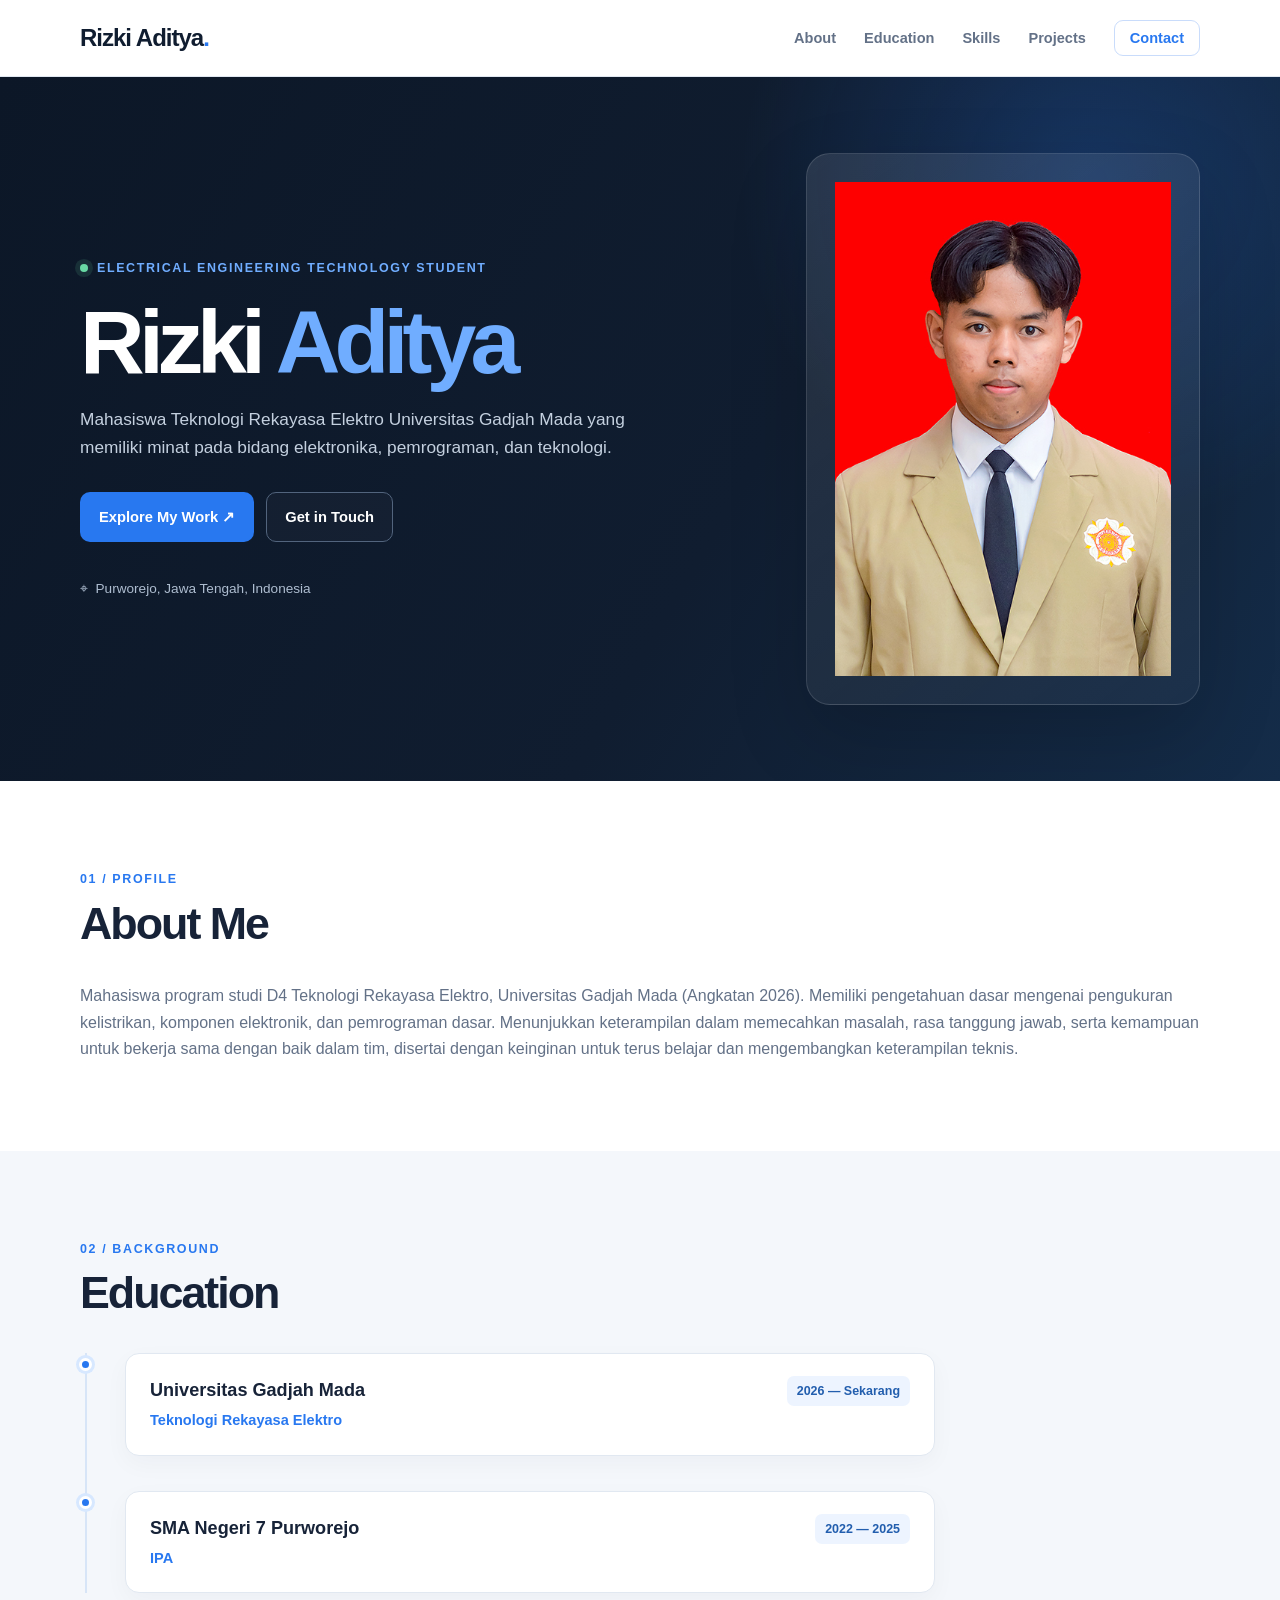
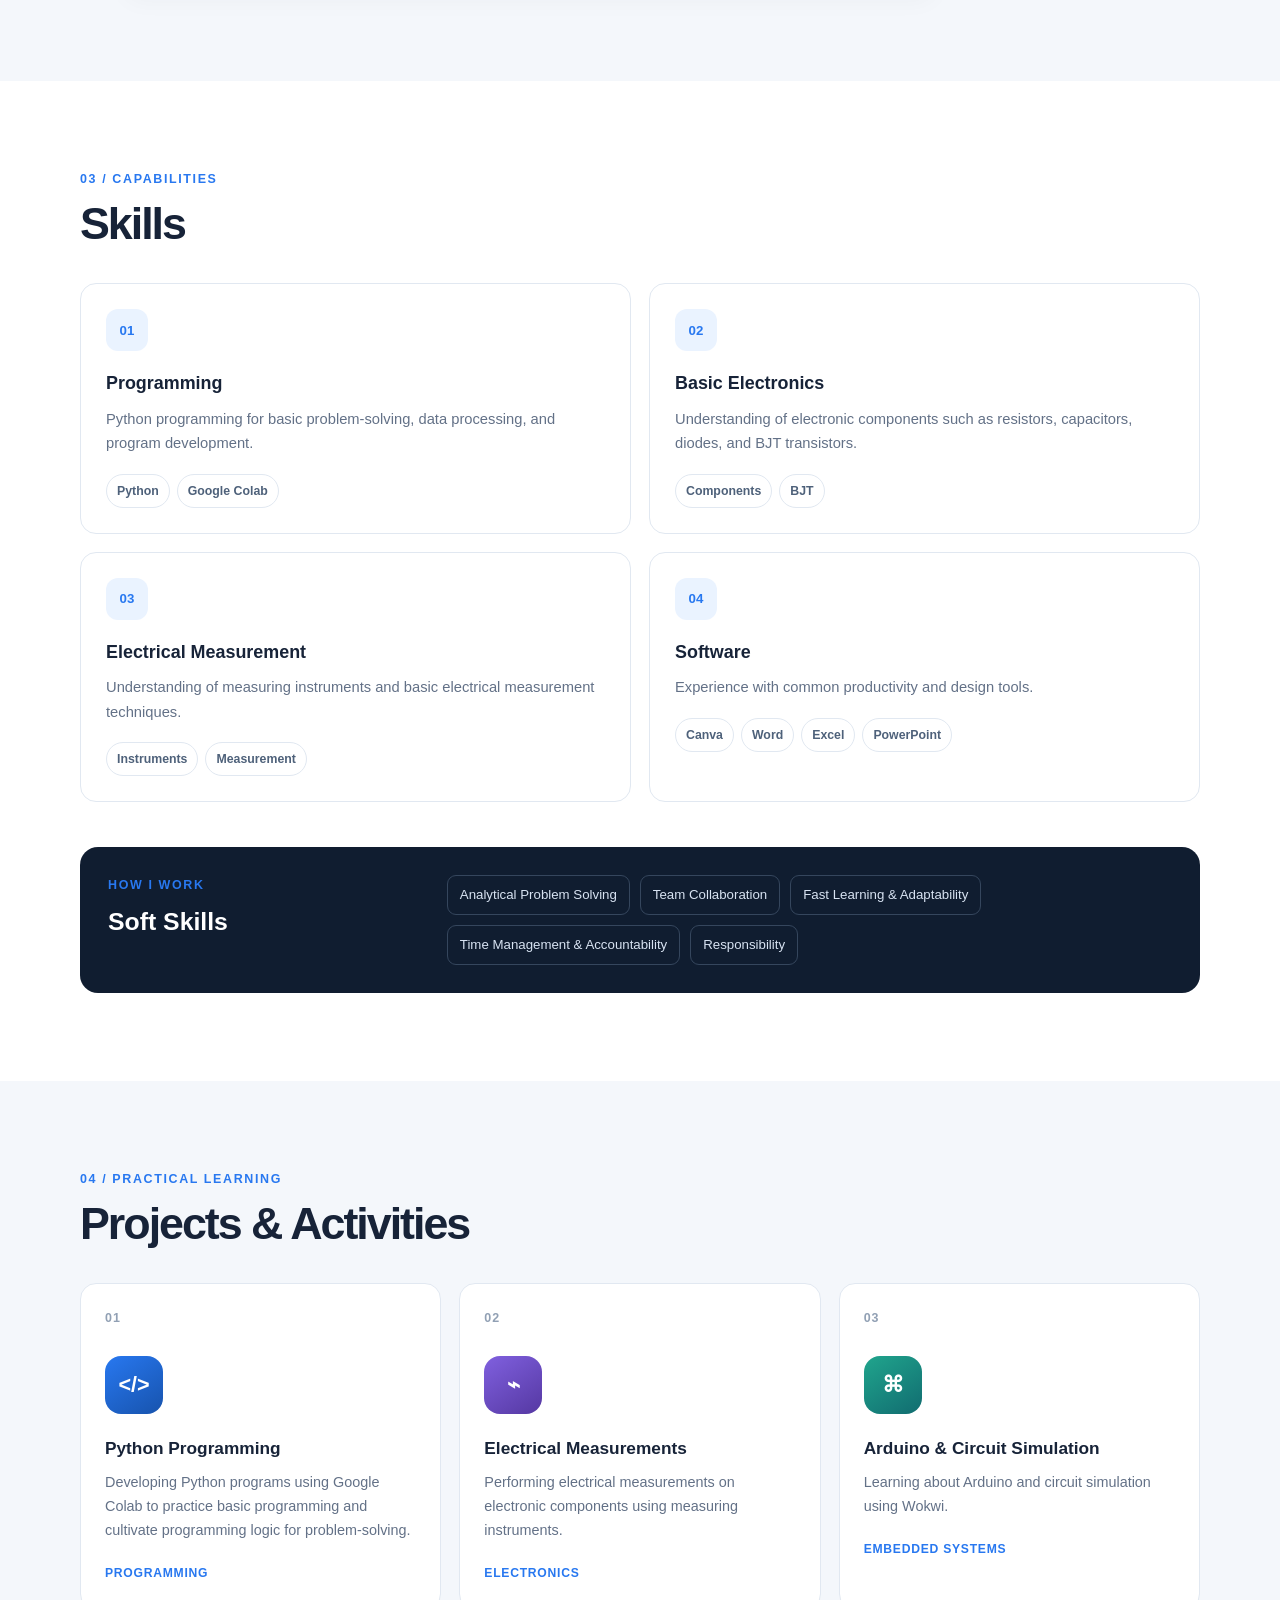
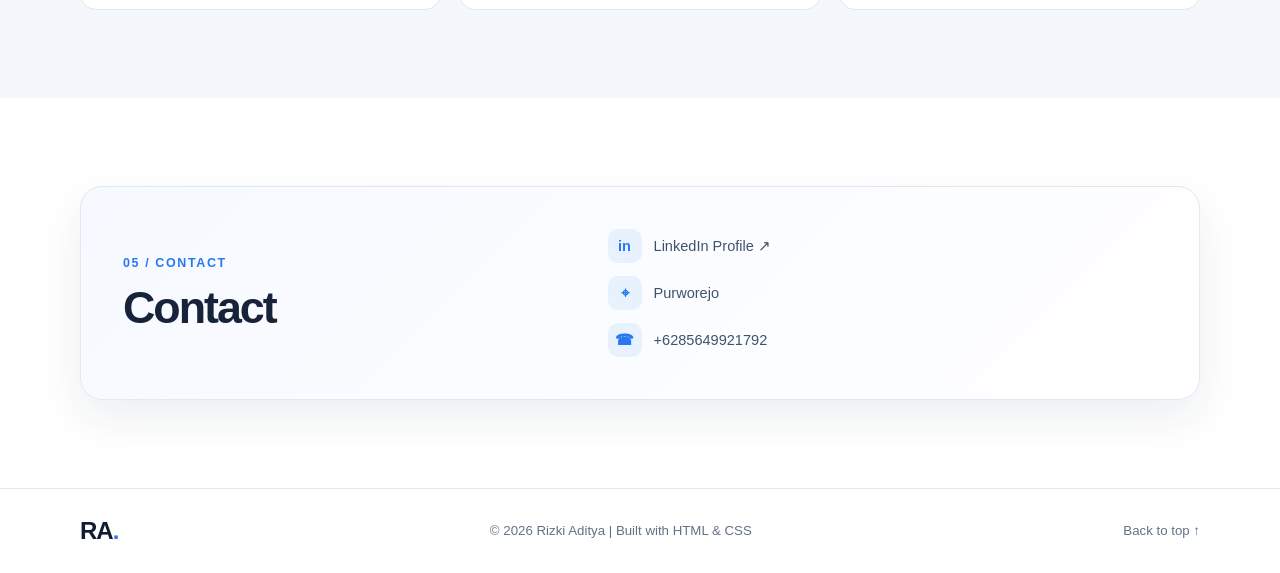
<file: index.html>
<!DOCTYPE html>
<html lang="en">
<head>
  <meta charset="UTF-8">
  <meta name="viewport" content="width=device-width, initial-scale=1.0">
  <meta name="description" content="CV and portfolio of Rizki Aditya, Electrical Engineering Technology student at Gadjah Mada University.">
  <title>Rizki Aditya | CV &amp; Portfolio</title>
  <link rel="stylesheet" href="style.css">
</head>
<body>
  <header class="site-header"><nav class="navbar container" aria-label="Main navigation">
    <a class="brand" href="#home">Rizki Aditya<span>.</span></a>
    <ul class="nav-links"><li><a href="#about">About</a></li><li><a href="#education">Education</a></li><li><a href="#skills">Skills</a></li><li><a href="#projects">Projects</a></li><li><a class="nav-contact" href="#contact">Contact</a></li></ul>
  </nav></header>
  <main>
    <section class="hero" id="home"><div class="container hero-grid">
      <div class="hero-copy"><p class="eyebrow"><span class="status-dot"></span> Electrical Engineering Technology Student</p>
        <h1>Rizki <span>Aditya</span></h1>
        <p class="hero-lead">Mahasiswa Teknologi Rekayasa Elektro Universitas Gadjah Mada yang memiliki minat pada bidang elektronika, pemrograman, dan teknologi.</p>
        <div class="hero-actions"><a class="button button-primary" href="#projects">Explore My Work ↗</a><a class="button button-secondary" href="#contact">Get in Touch</a></div>
        <div class="hero-meta"><span>⌖ &nbsp;Purworejo, Jawa Tengah, Indonesia</span></div>
      </div>
      <aside class="hero-card"><img src="Foto.jpg" alt="Foto profil Rizki Aditya" class="profile-photo"></div></aside>
    </div></section>
    <section class="section container" id="about"><div class="section-heading"><p class="eyebrow">01 / Profile</p><h2>About Me</h2></div>
        <div class="about-copy"><p>Mahasiswa program studi D4 Teknologi Rekayasa Elektro, Universitas Gadjah Mada (Angkatan 2026). Memiliki pengetahuan dasar mengenai pengukuran kelistrikan, komponen elektronik, dan pemrograman dasar. Menunjukkan keterampilan dalam memecahkan masalah, rasa tanggung jawab, serta kemampuan untuk bekerja sama dengan baik dalam tim, disertai dengan keinginan untuk terus belajar dan mengembangkan keterampilan teknis.</div>
      </div>
    </section>
    <section class="section section-muted" id="education"><div class="container"><div class="section-heading"><p class="eyebrow">02 / Background</p><h2>Education</h2></div>
      <div class="timeline">
        <article class="timeline-item"><div class="timeline-marker"></div><div class="timeline-content"><div class="timeline-top"><div><h3>Universitas Gadjah Mada</h3><p class="timeline-subtitle">Teknologi Rekayasa Elektro</p></div><span class="date">2026 — Sekarang</span></div></article>
        <article class="timeline-item"><div class="timeline-marker"></div><div class="timeline-content"><div class="timeline-top"><div><h3>SMA Negeri 7 Purworejo</h3><p class="timeline-subtitle">IPA</p></div><span class="date">2022 — 2025</span></div></article>
      </div>
    </div></section>
    <section class="section container" id="skills"><div class="section-heading"><p class="eyebrow">03 / Capabilities</p><h2>Skills</h2></div>
      <div class="skills-grid">
        <article class="skill-card"><div class="skill-icon">01</div><h3>Programming</h3><p>Python programming for basic problem-solving, data processing, and program development.</p><div class="tags"><span>Python</span><span>Google Colab</span></div></article>
        <article class="skill-card"><div class="skill-icon">02</div><h3>Basic Electronics</h3><p>Understanding of electronic components such as resistors, capacitors, diodes, and BJT transistors.</p><div class="tags"><span>Components</span><span>BJT</span></div></article>
        <article class="skill-card"><div class="skill-icon">03</div><h3>Electrical Measurement</h3><p>Understanding of measuring instruments and basic electrical measurement techniques.</p><div class="tags"><span>Instruments</span><span>Measurement</span></div></article>
        <article class="skill-card"><div class="skill-icon">04</div><h3>Software</h3><p>Experience with common productivity and design tools.</p><div class="tags"><span>Canva</span><span>Word</span><span>Excel</span><span>PowerPoint</span></div></article>
      </div>
      <div class="soft-skills"><div><p class="eyebrow">How I work</p><h3>Soft Skills</h3></div><div class="soft-skill-list"><span>Analytical Problem Solving</span><span>Team Collaboration</span><span>Fast Learning &amp; Adaptability</span><span>Time Management &amp; Accountability</span><span>Responsibility</span></div></div>
    </section>
    <section class="section projects-section" id="projects"><div class="container"><div class="section-heading"><p class="eyebrow">04 / Practical Learning</p><h2>Projects &amp; Activities</h2></div>
      <div class="project-grid">
        <article class="project-card"><div class="project-number">01</div><div class="project-symbol">&lt;/&gt;</div><h3>Python Programming</h3><p>Developing Python programs using Google Colab to practice basic programming and cultivate programming logic for problem-solving.</p><span class="project-category">Programming</span></article>
        <article class="project-card"><div class="project-number">02</div><div class="project-symbol">⌁</div><h3>Electrical Measurements</h3><p>Performing electrical measurements on electronic components using measuring instruments.</p><span class="project-category">Electronics</span></article>
        <article class="project-card"><div class="project-number">03</div><div class="project-symbol">⌘</div><h3>Arduino &amp; Circuit Simulation</h3><p>Learning about Arduino and circuit simulation using Wokwi.</p><span class="project-category">Embedded Systems</span></article>
      </div>
    </div></section>
    <section class="section container" id="contact"><div class="contact-panel"><div><p class="eyebrow">05 / Contact</p><h2>Contact</h2></div><div class="contact-links"><a href="https://www.linkedin.com/in/rizki-aditya-5b8196442" target="_blank" rel="noopener noreferrer"><span>in</span> LinkedIn Profile ↗</a><p><span>⌖</span> Purworejo</p><p><span>☎</span> +6285649921792</p></div></div></section>
  </main>
  <footer class="footer"><div class="container footer-inner"><a class="brand" href="#home">RA<span>.</span></a><p>© 2026 Rizki Aditya | Built with HTML & CSS</p><a href="#home">Back to top ↑</a></div></footer>
</body>
</html>
</file>
<file: style.css>
:root{--navy:#101d30;--blue:#2878f0;--blue-light:#70adff;--text:#172338;--muted:#637187;--background:#fff;--surface:#f4f7fb;--border:#e1e8f1;--shadow:0 18px 45px rgba(19,39,67,.08)}
*{box-sizing:border-box;margin:0;padding:0}html{scroll-behavior:smooth;scroll-padding-top:85px}body{font-family:Inter,"Segoe UI",Arial,sans-serif;background:var(--background);color:var(--text);line-height:1.65}a{color:inherit;text-decoration:none}.container{width:min(1120px,calc(100% - 44px));margin-inline:auto}
.site-header{position:sticky;top:0;z-index:10;background:rgba(255,255,255,.94);border-bottom:1px solid var(--border);backdrop-filter:blur(12px)}.navbar{min-height:76px;display:flex;align-items:center;justify-content:space-between;gap:28px}.brand{color:var(--navy);font-size:1.5rem;font-weight:900;letter-spacing:-1px}.brand span{color:var(--blue)}.nav-links{display:flex;align-items:center;gap:28px;list-style:none}.nav-links a{color:var(--muted);font-size:.91rem;font-weight:700;transition:color .2s}.nav-links a:hover{color:var(--blue)}.nav-links .nav-contact{color:var(--blue);border:1px solid #c9dcfb;padding:9px 15px;border-radius:9px}
.hero{color:white;background:radial-gradient(circle at 85% 15%,rgba(40,120,240,.24),transparent 28%),linear-gradient(120deg,#0c1727,var(--navy) 58%,#142c49);overflow:hidden}.hero-grid{min-height:540px;padding-block:76px;display:grid;grid-template-columns:minmax(0,1.25fr) minmax(280px,.75fr);align-items:center;gap:70px}.eyebrow{color:var(--blue);font-size:.78rem;font-weight:850;letter-spacing:.13em;text-transform:uppercase}.hero .eyebrow{color:var(--blue-light);display:flex;align-items:center;gap:9px}.status-dot{width:8px;height:8px;display:inline-block;border-radius:50%;background:#68d9a4;box-shadow:0 0 0 5px rgba(104,217,164,.12)}.hero h1{margin:20px 0 18px;font-size:clamp(3.2rem,7vw,5.6rem);line-height:.99;letter-spacing:-.065em}.hero h1 span{color:var(--blue-light)}.hero-lead{max-width:610px;color:#c4d0df;font-size:1.08rem}.hero-actions{display:flex;flex-wrap:wrap;gap:12px;margin-top:30px}.button{display:inline-flex;align-items:center;justify-content:center;gap:10px;padding:12px 18px;border:1px solid transparent;border-radius:10px;font-size:.92rem;font-weight:800;transition:transform .2s,background .2s}.button:hover{transform:translateY(-2px)}.button-primary{color:#fff;background:var(--blue)}.button-primary:hover{background:#1763d5}.button-secondary{color:white;border-color:#52647d;background:rgba(255,255,255,.025)}.button-secondary:hover{background:rgba(255,255,255,.08)}.hero-meta{display:flex;flex-wrap:wrap;gap:12px 22px;margin-top:36px;color:#aebdd0;font-size:.85rem}
.hero-card{min-height:340px;padding:28px;position:relative;isolation:isolate;display:flex;flex-direction:column;justify-content:space-between;overflow:hidden;border:1px solid rgba(255,255,255,.13);border-radius:24px;background:linear-gradient(145deg,rgba(255,255,255,.10),rgba(255,255,255,.035));box-shadow:0 30px 80px rgba(0,0,0,.16)}.monogram{width:115px;height:115px;display:grid;place-items:center;border-radius:30px;background:linear-gradient(145deg,#3c92ff,#1553a5);color:white;font-size:2.6rem;font-weight:900;letter-spacing:-.08em;box-shadow:0 15px 35px rgba(40,120,240,.25)}.card-label{color:#7db5ff;font-size:.7rem;font-weight:850;letter-spacing:.12em}.hero-card-caption{position:relative;z-index:1}.hero-card h2{max-width:300px;margin:8px 0;font-size:1.5rem;line-height:1.25}.hero-card-caption>p:not(.card-label){color:#b8c6d8;font-size:.92rem}.year-pill{display:inline-block;margin-top:15px;padding:5px 10px;border:1px solid rgba(125,181,255,.3);border-radius:999px;color:#c7ddff;font-size:.77rem}.decor{position:absolute;z-index:-1;border:1px solid rgba(112,173,255,.15);border-radius:50%}.decor-one{width:270px;height:270px;right:-105px;top:-100px}.decor-two{width:200px;height:200px;right:-68px;top:-65px}
.section{padding-block:88px}.section-muted{background:var(--surface)}.section-heading{margin-bottom:34px}.section-heading h2,.contact-panel h2{margin-top:8px;font-size:clamp(2rem,4vw,2.8rem);line-height:1.15;letter-spacing:-.045em}.section-description{max-width:640px;margin-top:12px;color:var(--muted)}.about-layout{display:grid;grid-template-columns:.8fr 1.2fr;gap:70px;align-items:start}.about-intro{max-width:390px;color:var(--navy);font-size:clamp(1.5rem,3vw,2.05rem);line-height:1.35;font-weight:750;letter-spacing:-.035em}.about-copy>p{color:var(--muted)}.strength-list{display:flex;flex-wrap:wrap;gap:9px;margin-top:24px}.strength-list span,.tags span{padding:6px 10px;border:1px solid var(--border);border-radius:999px;background:#fff;color:#4e617a;font-size:.77rem;font-weight:750}
.timeline{max-width:850px;margin-left:5px;padding-left:28px;border-left:2px solid #d7e5f7}.timeline-item{position:relative;padding:0 0 35px 10px}.timeline-item:last-child{padding-bottom:0}.timeline-marker{width:13px;height:13px;position:absolute;top:5px;left:-36px;border:3px solid white;border-radius:50%;background:var(--blue);box-shadow:0 0 0 3px #d7e8ff}.timeline-content{padding:22px 24px;border:1px solid var(--border);border-radius:14px;background:white;box-shadow:0 8px 25px rgba(19,39,67,.035)}.timeline-top{display:flex;align-items:flex-start;justify-content:space-between;gap:20px}.timeline-content h3{font-size:1.13rem}.timeline-subtitle{margin-top:3px;color:var(--blue);font-weight:700;font-size:.91rem}.date{flex-shrink:0;padding:5px 10px;border-radius:7px;background:#edf4ff;color:#225eae;font-size:.78rem;font-weight:800}.muted{margin-top:10px;color:var(--muted);font-size:.87rem}
.skills-grid{display:grid;grid-template-columns:repeat(2,minmax(0,1fr));gap:18px}.skill-card{padding:25px;border:1px solid var(--border);border-radius:16px;background:white;transition:transform .2s,box-shadow .2s}.skill-card:hover,.project-card:hover{transform:translateY(-4px);box-shadow:var(--shadow)}.skill-icon{width:42px;height:42px;display:grid;place-items:center;margin-bottom:18px;border-radius:12px;background:#eaf3ff;color:var(--blue);font-size:.83rem;font-weight:900}.skill-card h3{margin-bottom:8px;font-size:1.12rem}.skill-card p{color:var(--muted);font-size:.92rem}.tags{display:flex;flex-wrap:wrap;gap:7px;margin-top:18px}.soft-skills{margin-top:45px;padding:28px;display:grid;grid-template-columns:.6fr 1.4fr;gap:28px;align-items:start;border-radius:18px;background:var(--navy);color:white}.soft-skills h3{margin-top:6px;font-size:1.55rem}.soft-skill-list{display:flex;flex-wrap:wrap;gap:10px}.soft-skill-list span{padding:8px 12px;border:1px solid #35465d;border-radius:9px;color:#d8e3f2;font-size:.83rem}
.projects-section{background:var(--surface)}.project-grid{display:grid;grid-template-columns:repeat(3,minmax(0,1fr));gap:18px}.project-card{min-height:300px;padding:24px;position:relative;border:1px solid var(--border);border-radius:16px;background:white;transition:transform .2s,box-shadow .2s}.project-number{color:#91a0b4;font-size:.78rem;font-weight:850;letter-spacing:.08em}.project-symbol{width:58px;height:58px;display:grid;place-items:center;margin:27px 0 20px;border-radius:16px;background:linear-gradient(145deg,#2878f0,#1753ad);color:white;font-size:1.35rem;font-weight:850}.project-card:nth-child(2) .project-symbol{background:linear-gradient(145deg,#8060df,#5538a2)}.project-card:nth-child(3) .project-symbol{background:linear-gradient(145deg,#20a58d,#116c70)}.project-card h3{margin-bottom:9px;font-size:1.08rem}.project-card p{color:var(--muted);font-size:.9rem}.project-category{display:inline-block;margin-top:20px;color:var(--blue);font-size:.76rem;font-weight:850;text-transform:uppercase;letter-spacing:.06em}
.contact-panel{padding:42px;display:grid;grid-template-columns:.9fr 1.1fr;gap:35px;align-items:center;border:1px solid var(--border);border-radius:22px;background:linear-gradient(135deg,#f6f9ff,#fff);box-shadow:var(--shadow)}.contact-intro{margin-top:14px;color:var(--muted)}.contact-links{display:grid;gap:13px}.contact-links a,.contact-links p{display:flex;align-items:center;gap:12px;overflow-wrap:anywhere;color:#40536c;font-size:.91rem}.contact-links a:hover{color:var(--blue)}.contact-links span{width:34px;height:34px;flex-shrink:0;display:grid;place-items:center;border-radius:10px;background:#e8f2ff;color:var(--blue);font-weight:850}.footer{padding-block:22px;border-top:1px solid var(--border)}.footer-inner{display:flex;align-items:center;justify-content:space-between;gap:20px}.footer p,.footer-inner>a:last-child{color:var(--muted);font-size:.83rem}.footer-inner>a:last-child:hover{color:var(--blue)}
@media(max-width:850px){.nav-links{gap:15px}.hero-grid{gap:35px;grid-template-columns:minmax(0,1fr) minmax(245px,.8fr)}.hero-card{min-height:310px;padding:22px}.about-layout{gap:35px}.soft-skills{grid-template-columns:1fr;gap:18px}.contact-panel{padding:30px}}
@media(max-width:680px){.container{width:min(100% - 32px,540px)}.navbar{padding-block:15px;align-items:flex-start;flex-direction:column;gap:10px}.nav-links{width:100%;flex-wrap:wrap;gap:10px 17px}.nav-links a{font-size:.82rem}.nav-links .nav-contact{padding:0;border:0}.hero-grid{grid-template-columns:1fr;padding-block:58px;gap:38px}.hero h1{font-size:clamp(3rem,13vw,4.5rem)}.hero-card{min-height:275px}.monogram{width:85px;height:85px;border-radius:23px;font-size:2rem}.section{padding-block:60px}.about-layout,.skills-grid,.project-grid,.contact-panel{grid-template-columns:1fr}.about-layout{gap:22px}.about-intro{max-width:none}.timeline-top{flex-direction:column;gap:10px}.date{align-self:flex-start}.contact-panel{padding:25px}.footer-inner{flex-wrap:wrap}}
@media(max-width:390px){.hero-actions{flex-direction:column}.button{width:100%}.hero-meta{flex-direction:column}.timeline-content,.skill-card,.project-card{padding:19px}.soft-skills{padding:22px}}
@media(prefers-reduced-motion:reduce){html{scroll-behavior:auto}*,*::before,*::after{transition-duration:.01ms!important}}
</file>
